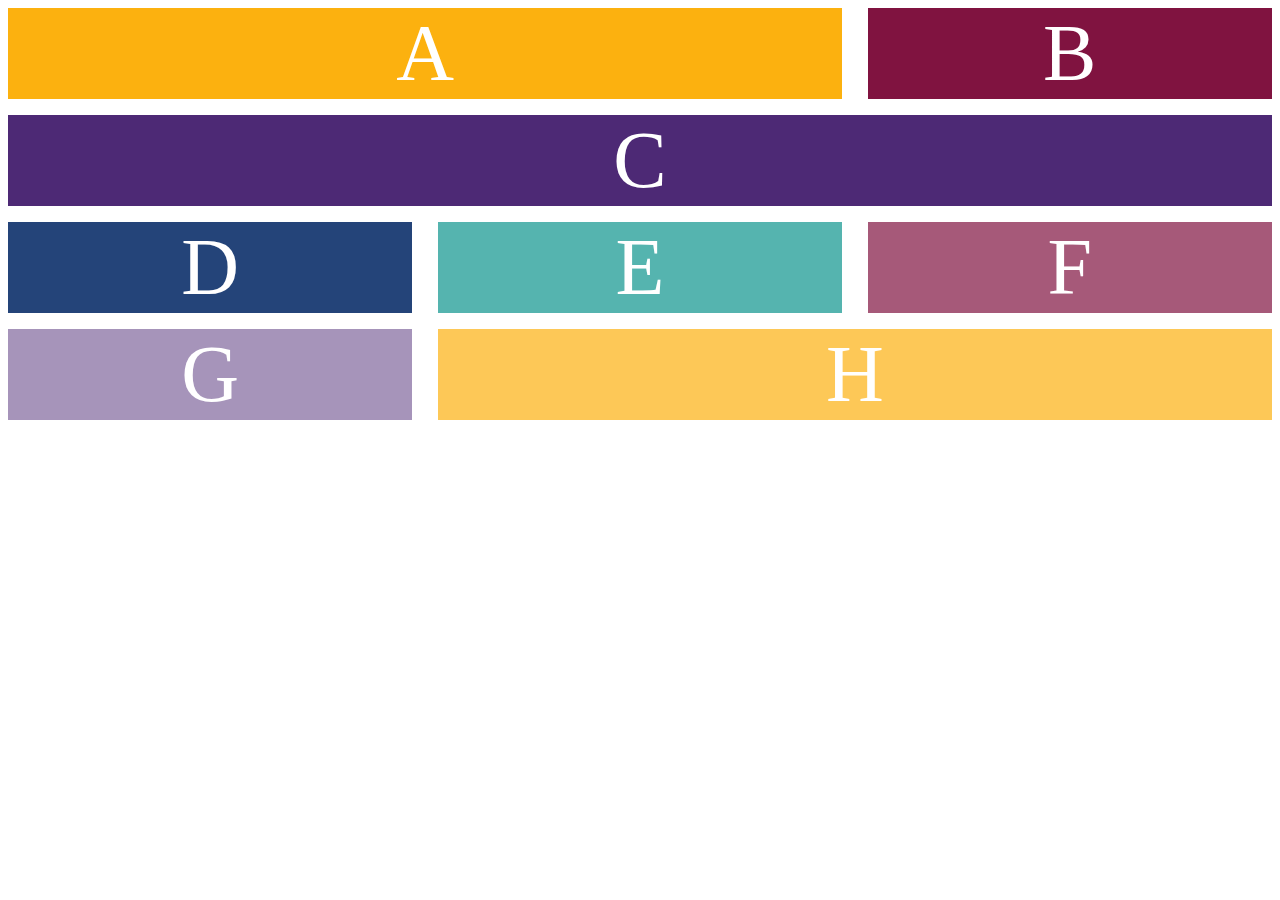
<file: lesson1/index.html>
<!DOCTYPE html>
<html>
    <head>
        <link rel="stylesheet" type="text/css" href="./styles.css" />
    </head>
    <body>
        <div class="wrapper">
            <div class="a">A</div>
            <div class="b">B</div>
            <div class="c">C</div>
            <div class="d">D</div>
            <div class="e">E</div>
            <div class="f">F</div>
            <div class="g">G</div>
            <div class="h">H</div>
          </div>
    </body>
      
      <!-- <img src="https://s3-us-west-2.amazonaws.com/s.cdpn.io/3273620/grid1.png" alt="Make it look like this, uncomment to see the image"> -->
</html>
</file>
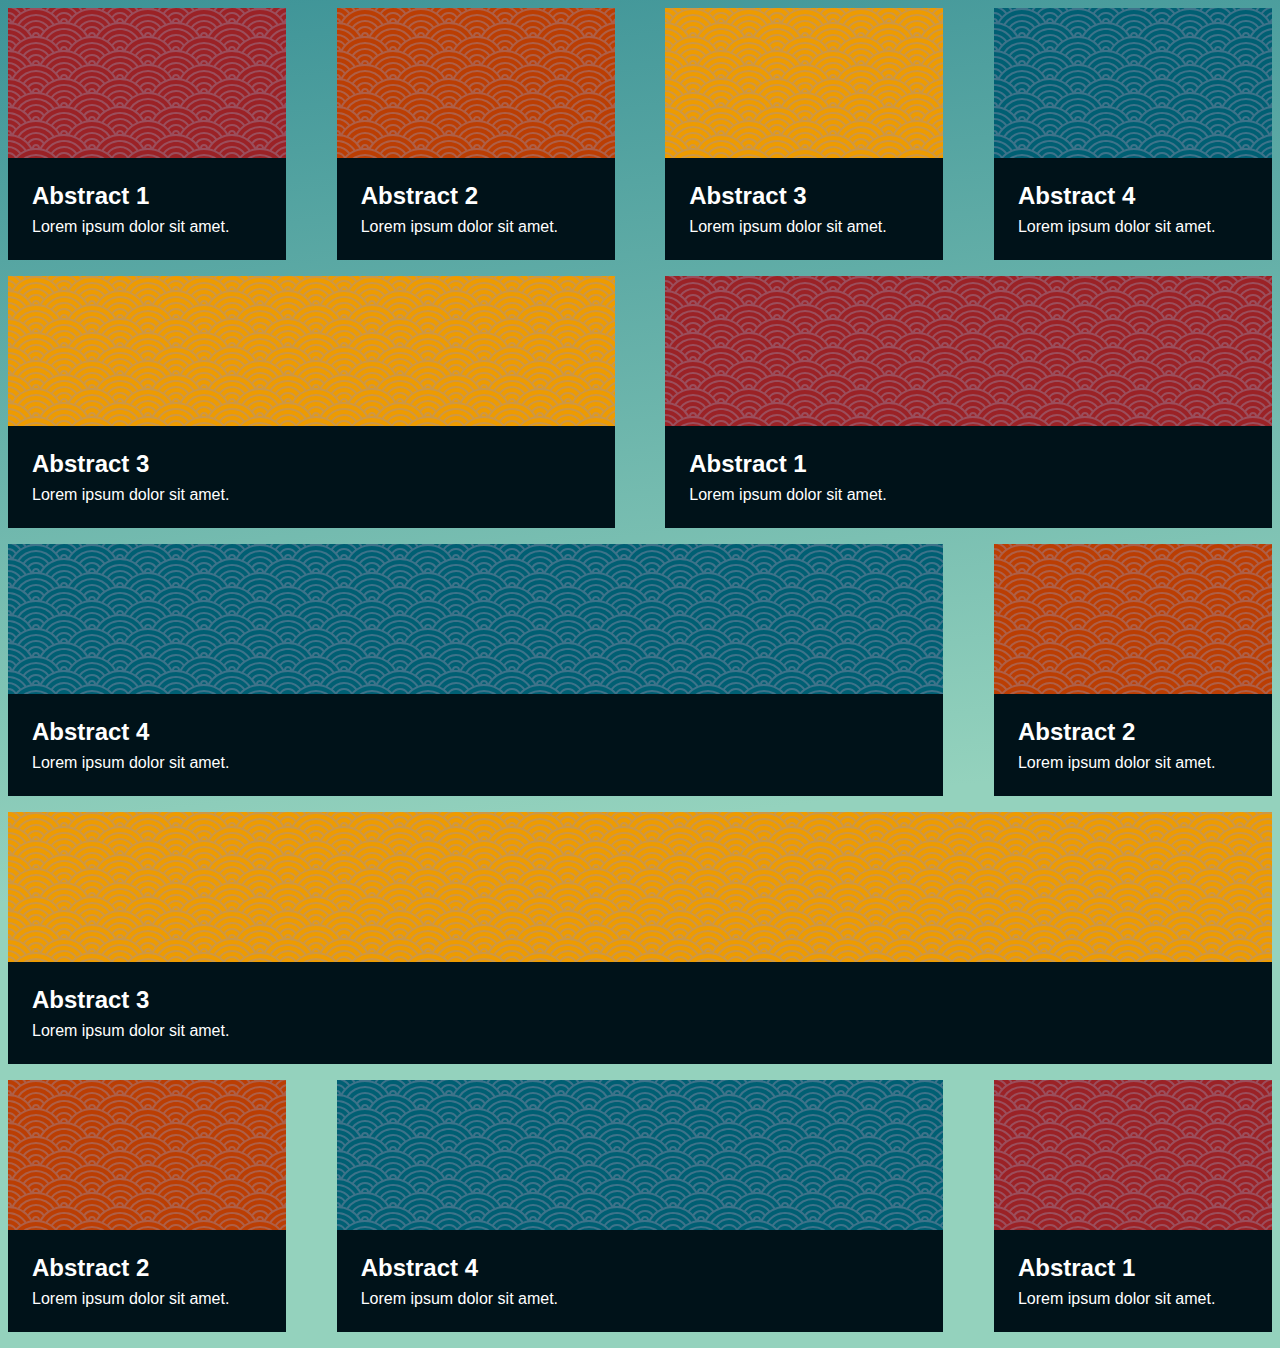
<file: lesson2/index.html>
<!DOCTYPE html>
<html lang="en">
<head>
    <meta charset="UTF-8">
    <meta name="viewport" content="width=device-width, initial-scale=1.0">
    <title>Document</title>
    <link rel="stylesheet" type="text/css" href="styles.css" />
</head>
<body>
    <!-- <div class="row">
        <div class="col-1">hello</div>
        <div class="col-1">yes</div>
        <div class="col-1">it's true</div>
        <div class="col-1">I'm here</div>
    </div> -->
    <!-- Row 1: One box per column -->
<div class="row">
    <figure>
        <div class="one"></div>
        <figcaption>
        <h2>Abstract 1</h2>
        <p>Lorem ipsum dolor sit amet.</p>
        </figcaption>
    </figure>
    <figure>
        <div class="two"></div>

        <figcaption>
        <h2>Abstract 2</h2>
        <p>Lorem ipsum dolor sit amet.</p>
        </figcaption>
    </figure>
    <figure>
        <div class="three"></div>

        <figcaption>
        <h2>Abstract 3</h2>
        <p>Lorem ipsum dolor sit amet.</p>
        </figcaption>
    </figure>
    <figure>
        <div class="four"></div>

        <figcaption>
        <h2>Abstract 4</h2>
        <p>Lorem ipsum dolor sit amet.</p>
        </figcaption>
    </figure>
</div>
<!-- Row 2: 2 boxes, each spanning 2 columns -->
<div class="row">
  <figure class="span2">
    <div class="three"></div>

    <figcaption>
      <h2>Abstract 3</h2>
      <p>Lorem ipsum dolor sit amet.</p>
    </figcaption>
  </figure>
  <figure class="span2">
    <div class="one"></div>

    <figcaption>
      <h2>Abstract 1</h2>
      <p>Lorem ipsum dolor sit amet.</p>
    </figcaption>
  </figure>
</div>
<!-- Row 3: One box spans 3 columns, one box spans 1 column -->
<div class="row">
  <figure class="span3">
    <div class="four"></div>

    <figcaption>
      <h2>Abstract 4</h2>
      <p>Lorem ipsum dolor sit amet.</p>
    </figcaption>
  </figure>
  <figure>
    <div class="two"></div>

    <figcaption>
      <h2>Abstract 2</h2>
      <p>Lorem ipsum dolor sit amet.</p>
    </figcaption>
  </figure>
</div>
<!-- Row 4: One box spans 4 columns -->
<div class="row">
  <figure  class="span4">
    <div class="three"></div>
    <figcaption>
      <h2>Abstract 3</h2>
      <p>Lorem ipsum dolor sit amet.</p>
    </figcaption>
  </figure>
</div>

<!-- Row 5: 3 boxes, 1-2-1 distribution -->
<div class="row">
  <figure class="span2 order-2">
    <div class="four"></div>
    <figcaption>
      <h2>Abstract 4</h2>
      <p>Lorem ipsum dolor sit amet.</p>
    </figcaption>
  </figure>
  <figure class="order-1">
    <div class="two"></div>
    <figcaption>
      <h2>Abstract 2</h2>
      <p>Lorem ipsum dolor sit amet.</p>
    </figcaption>
  </figure>
  <figure class="order-3">
    <div class="one"></div>
    <figcaption>
      <h2>Abstract 1</h2>
      <p>Lorem ipsum dolor sit amet.</p>
    </figcaption>
  </figure>
</div>
</body>
</html>
</file>
<file: lesson1/styles.css>
.wrapper {
    display: flex;
    flex-flow: row wrap;
    justify-content: space-between;
    align-content: stretch;
}

.wrapper > * {
    margin-bottom: 1rem;
}
.a,
.h {
    flex-basis: 66%;
}
.c {
    flex-basis: 100%;
}
.b,
.d,
.e,
.f,
.g {
    flex-basis: 32%;
}


/* presentational CSS, no answers here -- ignore below this line */
div > div {
    font-size: 5rem;
    text-align: center;
    color: white;
  }
  .a {
    background-color: #FCB10F;
  }
  .b {
    background-color: #801340;
  }
  .c {
    background-color: #4D2975;
  }
  .d {
    background-color: #244479;
  }
  .e {
    background-color: #55B4AF;
  }
  .f {
    background-color: rgba(128, 19, 64, 0.7); 
  }
  .g {
    background-color: rgba(77, 41, 117, 0.5);
  }
  .h {
    background-color: rgba(252, 177, 15, 0.7);
  }
</file>
<file: lesson2/styles.css>
/* write CSS to correspond with the descriptions above. See notes for math tips */

.row {
    display: flex;
    flex-flow: row wrap;
    justify-content: space-between;
    gap: 4%;
    margin-bottom: 1rem;
}

figure {
    flex-basis: 22%;
}

.span2 {
    flex-basis: 48%;
}

.span3 {
    flex-basis: 74%;
}

.span4 {
    flex-basis: 100%;
}
.order-1 {
    order: 1;
}

.order-2 {
    order: 2;
}

.order-3 {
    order: 3;
}







/* default styling, no changes needed here */

/* set the layout to border box model */
html {
    box-sizing: border-box;
}
*, *::before, *::after {
    box-sizing: inherit;
}
/* set font family and background gradient */
body {
  padding: 0;
  border: 0;
  font-family: Arial, sans-serif;
background: linear-gradient(353deg, rgba(148,210,189,1) 40%, rgba(61,147,151,1) 100%);
}

/* Turn off margin, set by browser */
figure {
  margin: 0;
  padding: 0;
}
/* caption styling  */
figcaption {
  background-color: #001219;
  color: white;
  padding: 1rem;
}
/* reduces the top margin on the h2, bottom on the p, and leaves a 0.5rem gap between the two */
figcaption * {
  margin: 0.5rem;
}
/* sets the background SVG for all divs, regardless of color  */
figure > div {
  background-image: url('data:image/svg+xml,%3Csvg xmlns="http://www.w3.org/2000/svg" viewBox="0 0 56 28" width="56" height="28"%3E%3Cpath fill="%239C92AC" fill-opacity="0.4" d="M56 26v2h-7.75c2.3-1.27 4.94-2 7.75-2zm-26 2a2 2 0 1 0-4 0h-4.09A25.98 25.98 0 0 0 0 16v-2c.67 0 1.34.02 2 .07V14a2 2 0 0 0-2-2v-2a4 4 0 0 1 3.98 3.6 28.09 28.09 0 0 1 2.8-3.86A8 8 0 0 0 0 6V4a9.99 9.99 0 0 1 8.17 4.23c.94-.95 1.96-1.83 3.03-2.63A13.98 13.98 0 0 0 0 0h7.75c2 1.1 3.73 2.63 5.1 4.45 1.12-.72 2.3-1.37 3.53-1.93A20.1 20.1 0 0 0 14.28 0h2.7c.45.56.88 1.14 1.29 1.74 1.3-.48 2.63-.87 4-1.15-.11-.2-.23-.4-.36-.59H26v.07a28.4 28.4 0 0 1 4 0V0h4.09l-.37.59c1.38.28 2.72.67 4.01 1.15.4-.6.84-1.18 1.3-1.74h2.69a20.1 20.1 0 0 0-2.1 2.52c1.23.56 2.41 1.2 3.54 1.93A16.08 16.08 0 0 1 48.25 0H56c-4.58 0-8.65 2.2-11.2 5.6 1.07.8 2.09 1.68 3.03 2.63A9.99 9.99 0 0 1 56 4v2a8 8 0 0 0-6.77 3.74c1.03 1.2 1.97 2.5 2.79 3.86A4 4 0 0 1 56 10v2a2 2 0 0 0-2 2.07 28.4 28.4 0 0 1 2-.07v2c-9.2 0-17.3 4.78-21.91 12H30zM7.75 28H0v-2c2.81 0 5.46.73 7.75 2zM56 20v2c-5.6 0-10.65 2.3-14.28 6h-2.7c4.04-4.89 10.15-8 16.98-8zm-39.03 8h-2.69C10.65 24.3 5.6 22 0 22v-2c6.83 0 12.94 3.11 16.97 8zm15.01-.4a28.09 28.09 0 0 1 2.8-3.86 8 8 0 0 0-13.55 0c1.03 1.2 1.97 2.5 2.79 3.86a4 4 0 0 1 7.96 0zm14.29-11.86c1.3-.48 2.63-.87 4-1.15a25.99 25.99 0 0 0-44.55 0c1.38.28 2.72.67 4.01 1.15a21.98 21.98 0 0 1 36.54 0zm-5.43 2.71c1.13-.72 2.3-1.37 3.54-1.93a19.98 19.98 0 0 0-32.76 0c1.23.56 2.41 1.2 3.54 1.93a15.98 15.98 0 0 1 25.68 0zm-4.67 3.78c.94-.95 1.96-1.83 3.03-2.63a13.98 13.98 0 0 0-22.4 0c1.07.8 2.09 1.68 3.03 2.63a9.99 9.99 0 0 1 16.34 0z"%3E%3C/path%3E%3C/svg%3E');
  /* set height or nothing will display. Width is 100% by default */
  min-height: 150px;
}
/* sets a specific background color for each div */
.one {
    background-color: #9b2226;
}
.two {
  background-color: #bb3e03;
}
.three {
    background-color: #ee9b00;
}
.four {
    background-color: #005f73;
}
</file>
